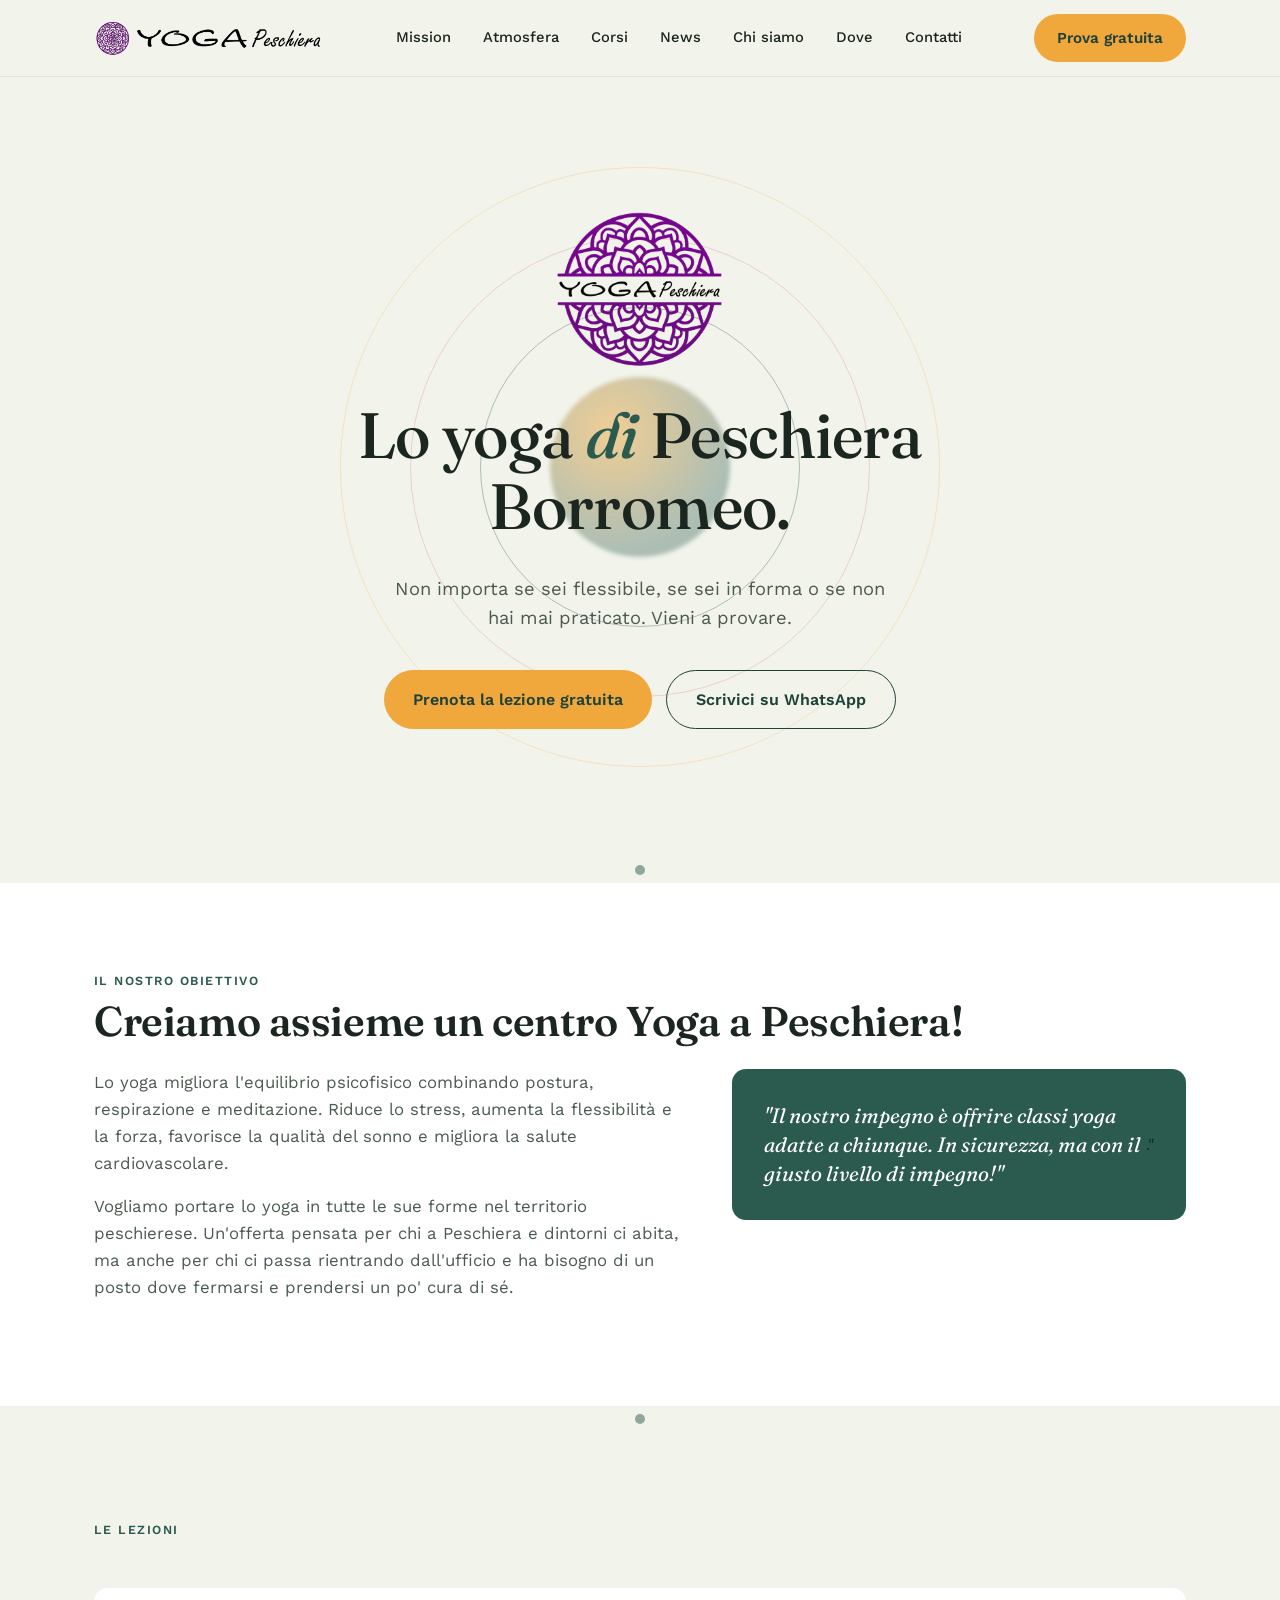
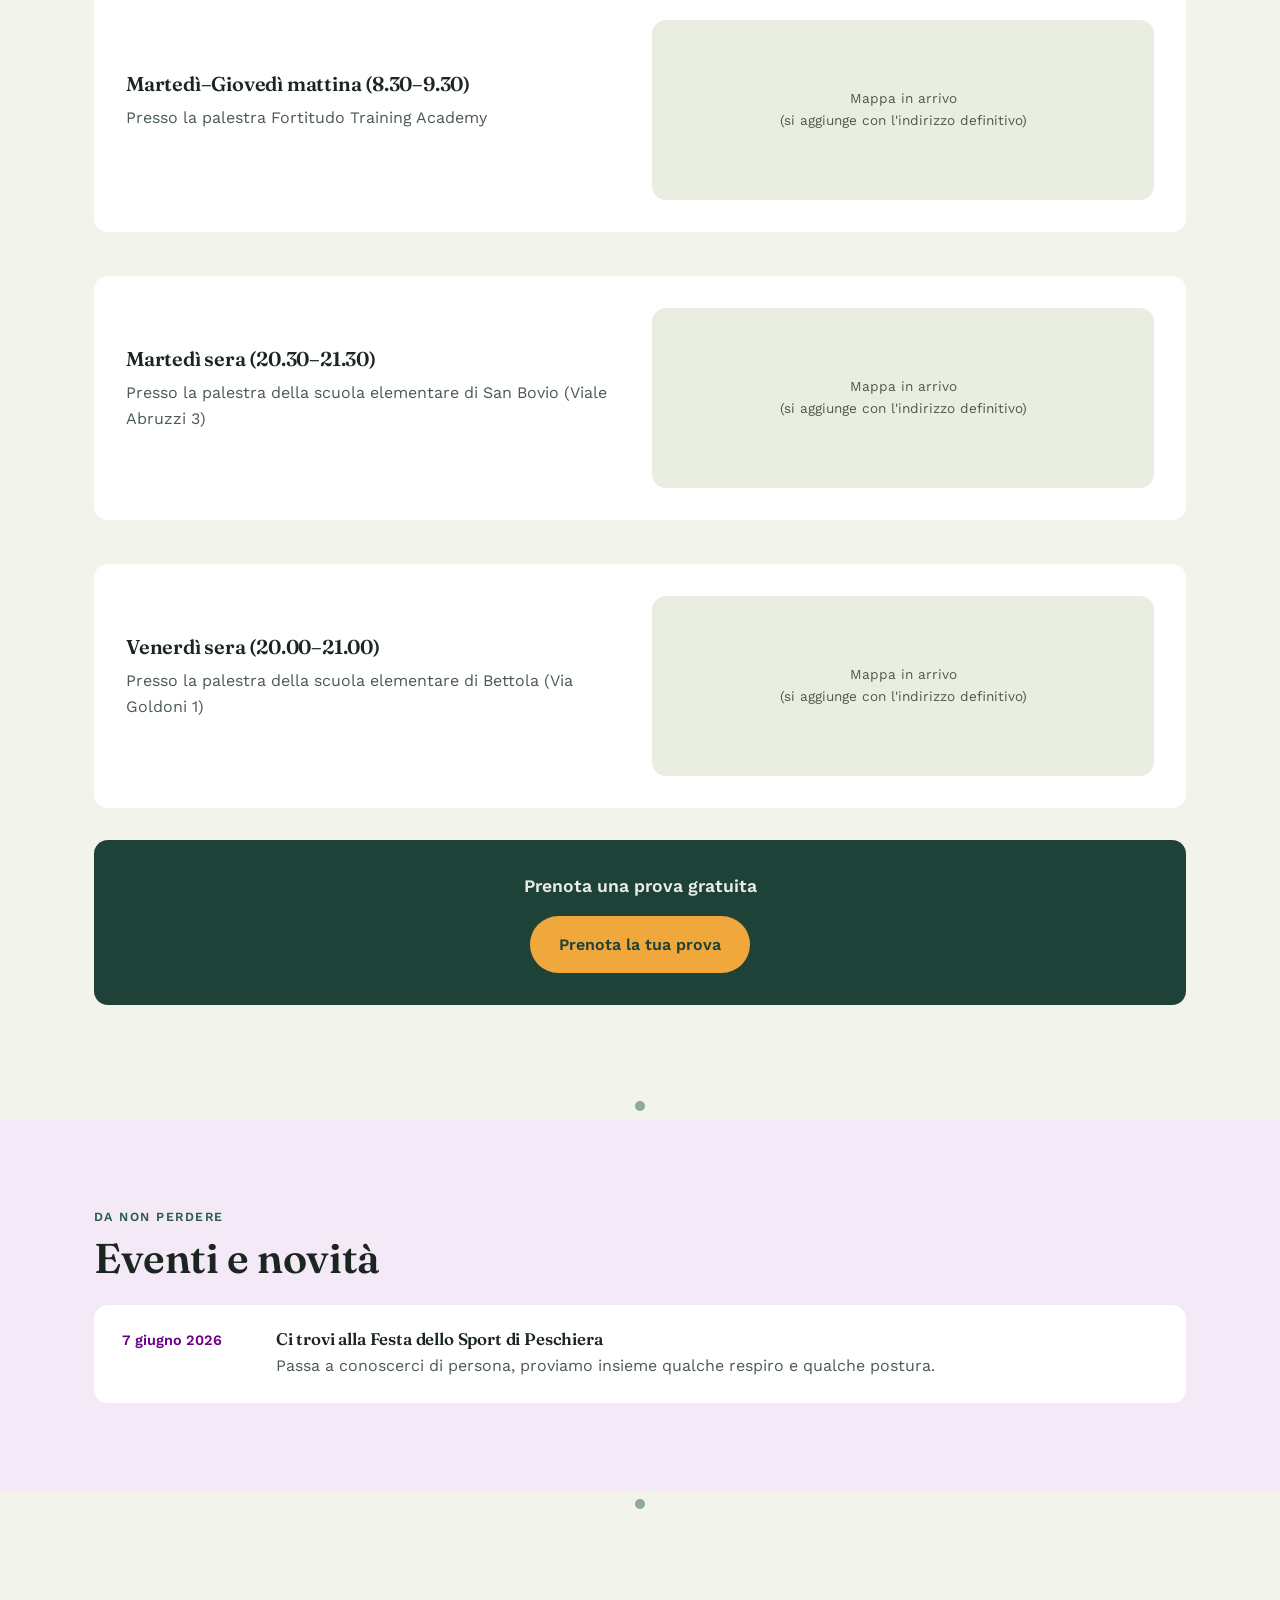
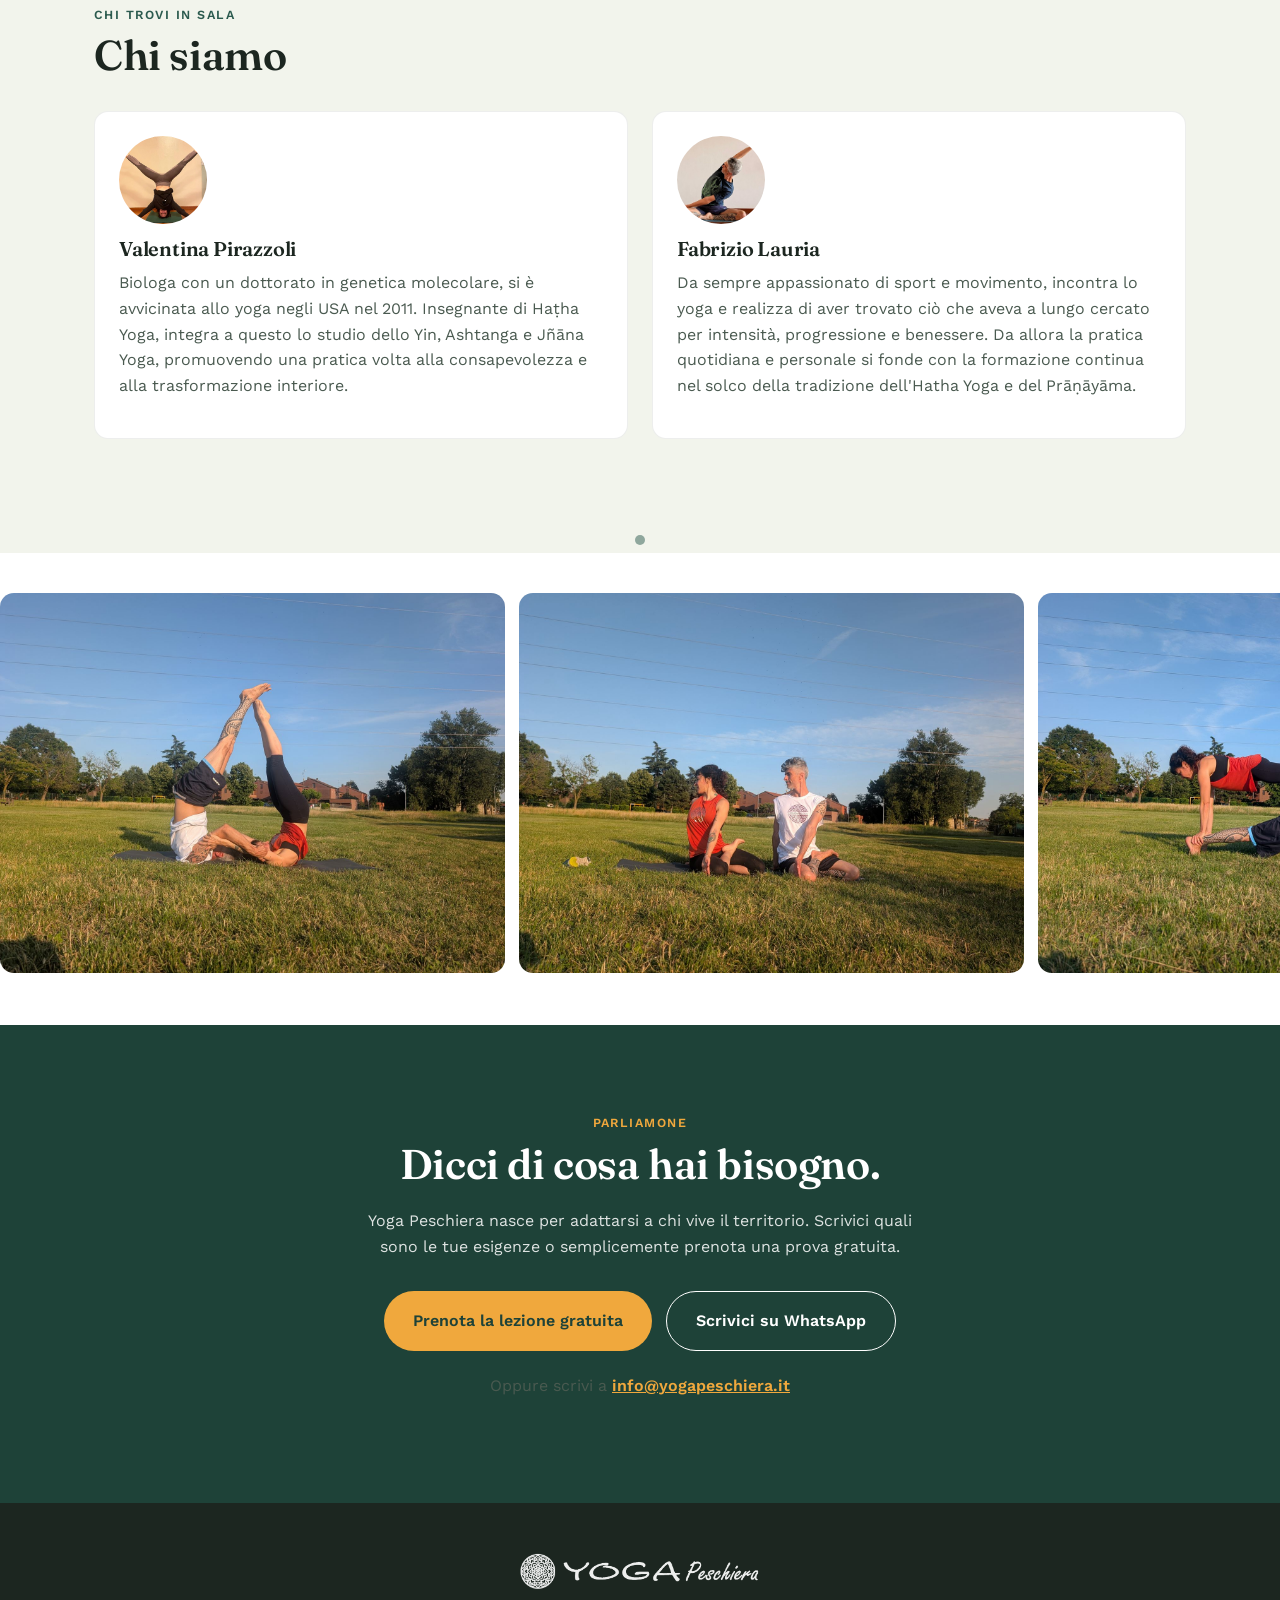
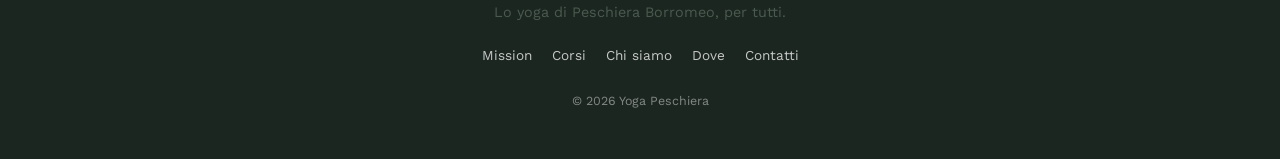
<file: index.html>
<!DOCTYPE html>
<html lang="it">
<head>
<meta charset="UTF-8">
<meta name="viewport" content="width=device-width, initial-scale=1.0">
<title>Yoga Peschiera — Lo yoga di Peschiera Borromeo</title>
<meta name="description" content="Corsi di yoga a Peschiera Borromeo per tutti: chi non ha mai praticato, chi rientra da Milano, chi cerca un centro yoga vero nel proprio quartiere.">
<link rel="preconnect" href="https://fonts.googleapis.com">
<link rel="preconnect" href="https://fonts.gstatic.com" crossorigin>
<link href="https://fonts.googleapis.com/css2?family=Fraunces:ital,opsz,wght@0,9..144,300;0,9..144,500;0,9..144,600;1,9..144,500&family=Work+Sans:wght@400;500;600;700&display=swap" rel="stylesheet">
<link rel="stylesheet" href="css/style.css">
<link rel="icon" type="image/png" href="images/brand/logo-mark.png">
</head>
<body>

<a class="skip-link" href="#main">Vai al contenuto</a>

<!-- ============ HEADER (fisso, non riordinabile) ============ -->
<header class="site-header" id="top">
  <div class="header-inner">
    <a href="#top" class="logo">
      <img src="images/brand/logo-orizzontale.png" alt="Yoga Peschiera">
    </a>

    <nav class="main-nav" id="main-nav">
      <a href="#mission">Mission</a>
      <a href="#atmosfera">Atmosfera</a>
      <a href="#corsi">Corsi</a>
      <a href="#news">News</a>
      <a href="#chi-siamo">Chi siamo</a>
      <a href="#dove">Dove</a>
      <a href="#contatti">Contatti</a>
    </nav>

    <div class="header-cta">
      <a href="#contatti" class="btn btn-primary">Prova gratuita</a>
    </div>

    <button class="nav-toggle" id="navToggle" aria-label="Apri il menu" aria-expanded="false">
      <span></span><span></span><span></span>
    </button>
  </div>
</header>

<!--
  Ogni <div class="module" data-section="..."> qui sotto è un blocco
  autonomo. js/main.js legge js/content.js -> sezioni[] e decide
  ORDINE e VISIBILITÀ di questi blocchi. Non serve spostare il codice
  a mano: si modifica solo l'elenco "sezioni" in content.js.
-->
<main id="main">

  <div class="module" data-section="banner">
    <div class="brand-banner">
      <img src="images/brand/logo-orizzontale.png" alt="Yoga Peschiera">
    </div>
  </div>

  <div class="module" data-section="hero">
    <section class="hero">
      <div class="hero-breath" aria-hidden="true">
        <div class="breath-ring ring-1"></div>
        <div class="breath-ring ring-2"></div>
        <div class="breath-ring ring-3"></div>
        <div class="breath-core"></div>
      </div>
      <div class="hero-content">
        <img class="hero-logo" src="images/brand/logo-mark.png" alt="Yoga Peschiera" width="90" height="90">
        <h1>Lo yoga <em>di</em> Peschiera Borromeo.</h1>
        <p class="hero-lead">
          Non importa se sei flessibile, se sei in forma o se non hai mai
          praticato. Vieni a provare.
        </p>
        <div class="hero-actions">
          <a href="#" class="btn btn-primary btn-lg" id="ctaPrenota">Prenota la lezione gratuita</a>
          <a href="#" class="btn btn-ghost btn-lg" id="ctaWhatsapp">Scrivici su WhatsApp</a>
        </div>
      </div>
    </section>
  </div>

  <div class="module" data-section="mission">
    <div class="divider module-divider" aria-hidden="true"><span class="divider-dot"></span></div>
    <section class="mission" id="mission">
      <div class="section-inner">
        <p class="eyebrow">Il nostro obiettivo</p>
        <h2>Creiamo assieme un centro Yoga a Peschiera!</h2>
        <div class="mission-grid">
          <div class="mission-text">
            <p>
              Lo yoga migliora l'equilibrio psicofisico combinando postura, respirazione e meditazione. Riduce lo stress, aumenta la flessibilità e la forza, favorisce la qualità del sonno e migliora la salute cardiovascolare.
            </p>
            <p>
             Vogliamo portare lo yoga in tutte le sue forme nel territorio peschierese. Un'offerta pensata per chi a Peschiera e dintorni ci abita, ma anche per chi ci passa rientrando dall'ufficio e ha bisogno di un posto dove fermarsi e prendersi un po' cura di sé.
          </div>
          <div class="mission-highlight">
            <p class="mission-quote">
              "Il nostro impegno è offrire classi yoga adatte a chiunque. In sicurezza, ma con il giusto livello di impegno!"
            </p>."
            </p>
          </div>
        </div>
      </div>
    </section>
  </div>

  <div class="module" data-section="corsi">
    <div class="divider module-divider" aria-hidden="true"><span class="divider-dot"></span></div>
    <section class="corsi" id="corsi">
      <div class="section-inner">
        <p class="eyebrow">Le lezioni</p>
        <div class="corsi-orari-list" id="corsiBlocchi"><!-- generato da js/main.js --></div>
        <div class="calendario-box">
          <p>Prenota una prova gratuita</p>
          <a href="#" class="btn btn-primary btn-lg" id="ctaPrenota3">Prenota la tua prova</a>
        </div>
      </div>
    </section>
  </div>

  <div class="module" data-section="news">
    <div class="divider module-divider" aria-hidden="true"><span class="divider-dot"></span></div>
    <section class="news" id="news">
      <div class="section-inner">
        <p class="eyebrow">Da non perdere</p>
        <h2>Eventi e novità</h2>
        <div class="news-list" id="newsList"><!-- generato da js/main.js --></div>
      </div>
    </section>
  </div>

  <div class="module" data-section="team">
    <div class="divider module-divider" aria-hidden="true"><span class="divider-dot"></span></div>
    <section class="team" id="chi-siamo">
      <div class="section-inner">
        <p class="eyebrow">Chi trovi in sala</p>
        <h2>Chi siamo</h2>
        <div class="team-grid" id="teamGrid"><!-- generato da js/main.js --></div>
      </div>
    </section>
  </div>

  <div class="module" data-section="atmosfera">
    <div class="divider module-divider" aria-hidden="true"><span class="divider-dot"></span></div>
    <section class="atmosfera" id="atmosfera">
      <div class="atmosfera-scroll">
        <img src="images/gallery/atmosfera-1.jpg" alt="Lezione di yoga di gruppo a Peschiera Borromeo">
        <img src="images/gallery/atmosfera-2.jpg" alt="Praticanti durante una posizione di yoga">
        <img src="images/gallery/atmosfera-3.jpg" alt="Gruppo di yoga durante la pratica">
        <img src="images/gallery/atmosfera-4.jpg" alt="Momento di pratica yoga di gruppo">
        <img src="images/gallery/atmosfera-5.jpg" alt="Lezione di yoga a Peschiera Borromeo">
      </div>
    </section>
  </div>

  <div class="module" data-section="dove">
    <div class="divider module-divider" aria-hidden="true"><span class="divider-dot"></span></div>
    <section class="dove" id="dove">
      <div class="section-inner">
        <p class="eyebrow">La sede</p>
        <h2>Dove ci trovi</h2>
        <div class="dove-box" id="doveBox"><!-- generato da js/main.js --></div>
      </div>
    </section>
  </div>

  <div class="module" data-section="contatti">
    <section class="contatti" id="contatti">
      <div class="section-inner">
        <p class="eyebrow">Parliamone</p>
        <h2>Dicci di cosa hai bisogno.</h2>
        <p class="contatti-lead">
          Yoga Peschiera nasce per adattarsi a chi vive il territorio. Scrivici quali sono le tue esigenze o semplicemente prenota una prova gratuita.
        </p>
        <div class="contatti-actions">
          <a href="#" class="btn btn-primary btn-lg" id="ctaPrenota2">Prenota la lezione gratuita</a>
          <a href="#" class="btn btn-outline btn-lg" id="ctaWhatsapp2">Scrivici su WhatsApp</a>
        </div>
        <p class="contatti-email">
          Oppure scrivi a <a id="ctaEmail" href="#">info@yogapeschiera.it</a>
        </p>
      </div>
    </section>
  </div>

</main>

<!-- ============ FOOTER (fisso, non riordinabile) ============ -->
<footer class="site-footer">
  <div class="footer-inner">
    <p class="footer-logo"><img src="images/brand/logo-orizzontale.png" alt="Yoga Peschiera"></p>
    <p class="footer-tagline">Lo yoga di Peschiera Borromeo, per tutti.</p>
    <nav class="footer-nav">
      <a href="#mission">Mission</a>
      <a href="#corsi">Corsi</a>
      <a href="#chi-siamo">Chi siamo</a>
      <a href="#dove">Dove</a>
      <a href="#contatti">Contatti</a>
    </nav>
    <p class="footer-copy">© <span id="footerYear"></span> Yoga Peschiera</p>
  </div>
</footer>

<script src="js/main.js"></script>
</body>
</html>
</file>
<file: css/style.css>
/* ============================================================
   YOGA PESCHIERA — STYLE
   ============================================================ */

:root{
  /* --- colori --- */
  --bg:            #F2F4EC;
  --bg-alt:        #EAEEE0;
  --ink:           #1C2620;
  --ink-soft:      #4A5A50;
  --teal:          #2B5A4E;
  --teal-dark:     #1E4238;
  --marigold:      #F0A83D;
  --marigold-dark: #D6912A;
  --violet:        #6E0086;   /* dal logo ufficiale */
  --violet-soft:   #F4EAF7;   /* tinta pallida per sfondi, non per campiture piene */
  --white:         #FFFFFF;

  /* --- tipografia --- */
  --font-display: "Fraunces", serif;
  --font-body: "Work Sans", system-ui, sans-serif;

  /* --- misure --- */
  --max-w: 1140px;
  --radius: 14px;
  --header-h: 76px;
}

*{ box-sizing: border-box; }
html{ scroll-behavior: smooth; scroll-padding-top: var(--header-h); }

body{
  margin:0;
  background: var(--bg);
  color: var(--ink);
  font-family: var(--font-body);
  font-size: 16px;
  line-height: 1.6;
  -webkit-font-smoothing: antialiased;
}

h1,h2,h3{
  font-family: var(--font-display);
  font-weight: 600;
  line-height: 1.12;
  margin: 0 0 .5em;
  letter-spacing: -0.01em;
}
h1{ font-size: clamp(2.4rem, 6vw, 4rem); font-weight: 500; }
h2{ font-size: clamp(1.8rem, 3.6vw, 2.6rem); }
h3{ font-size: 1.25rem; font-weight: 600; }
em{ font-style: italic; color: var(--teal); }

p{ margin: 0 0 1em; color: var(--ink-soft); }

a{ color: inherit; text-decoration: none; }

.skip-link{
  position:absolute; left:-999px; top:auto;
}
.skip-link:focus{
  left: 12px; top: 12px; background: var(--ink); color: var(--white);
  padding: 8px 14px; border-radius: 8px; z-index: 999;
}

img{ max-width:100%; display:block; }

.eyebrow{
  font-family: var(--font-body);
  text-transform: uppercase;
  letter-spacing: .12em;
  font-size: .78rem;
  font-weight: 600;
  color: var(--teal);
  margin: 0 0 .6em;
}

.section-inner{
  max-width: var(--max-w);
  margin: 0 auto;
  padding: 88px 24px;
}

/* ---------- BOTTONI ---------- */
.btn{
  display:inline-flex;
  align-items:center;
  justify-content:center;
  gap:.5em;
  padding: .8em 1.5em;
  border-radius: 999px;
  font-weight: 600;
  font-size: .95rem;
  transition: transform .15s ease, box-shadow .15s ease, background .15s ease, color .15s ease;
  white-space: nowrap;
}
.btn:focus-visible{
  outline: 3px solid var(--teal);
  outline-offset: 2px;
}
.btn-primary{
  background: var(--marigold);
  color: var(--teal-dark);
}
.btn-primary:hover{ background: var(--marigold-dark); transform: translateY(-1px); }
.btn-ghost{
  background: transparent;
  color: var(--teal-dark);
  border: 1.5px solid var(--teal-dark);
}
.btn-ghost:hover{ background: var(--teal-dark); color: var(--white); }
.btn-outline{
  background: transparent;
  color: var(--white);
  border: 1.5px solid var(--white);
}
.btn-outline:hover{ background: var(--white); color: var(--teal-dark); }
.btn-lg{ padding: 1em 1.8em; font-size: 1rem; }

/* ---------- HEADER ---------- */
.site-header{
  position: sticky;
  top: 0;
  z-index: 100;
  background: rgba(242,244,236,0.9);
  backdrop-filter: blur(8px);
  border-bottom: 1px solid rgba(28,38,32,0.08);
}
.header-inner{
  max-width: var(--max-w);
  margin: 0 auto;
  height: var(--header-h);
  padding: 0 24px;
  display:flex;
  align-items:center;
  justify-content: space-between;
  gap: 24px;
}
.logo{
  display:flex;
  align-items:center;
  white-space: nowrap;
  flex-shrink: 0;
}
.logo img{
  height: auto;
  width: clamp(100px, 20vw, 230px);
  display:block;
}

.main-nav{
  display:flex;
  gap: 28px;
  flex: 1;
  justify-content: center;
}
.main-nav a{
  font-size: .92rem;
  font-weight: 500;
  color: var(--ink);
  position: relative;
  padding: 6px 2px;
}
.main-nav a:hover{ color: var(--teal-dark); }

.nav-toggle{
  display:none;
  background:none;
  border:none;
  cursor:pointer;
  width: 40px; height: 40px;
  flex-direction: column;
  align-items:center;
  justify-content:center;
  gap: 5px;
}
.nav-toggle span{
  width: 22px; height: 2px; background: var(--ink);
  border-radius: 2px;
  transition: transform .2s ease, opacity .2s ease;
}

/* ---------- BANNER LOGO ---------- */
.brand-banner{
  display:flex;
  justify-content:center;
  padding: 36px 24px 8px;
}
.brand-banner img{
  height: 144px;
  width: auto;
}
@media (max-width: 600px){
  .brand-banner img{ height: 96px; }
  .brand-banner{ padding: 24px 20px 4px; }
}

/* ---------- HERO ---------- */
.hero{
  position: relative;
  min-height: min(88vh, 780px);
  display:flex;
  align-items:center;
  justify-content:center;
  padding: 64px 24px;
  overflow: hidden;
  text-align:center;
}
.hero-content{ position: relative; z-index: 2; max-width: 720px; }
.hero-logo{
  width: 170px;
  height: 170px;
  object-fit: contain;
  margin: 0 auto 24px;
  display: block;
}
.hero-lead{
  font-size: 1.15rem;
  max-width: 46ch;
  margin: 0 auto 2em;
}
.hero-actions{
  display:flex;
  gap: 14px;
  justify-content:center;
  flex-wrap: wrap;
}

/* cerchio del respiro — elemento firma */
.hero-breath{
  position:absolute;
  inset:0;
  display:flex;
  align-items:center;
  justify-content:center;
  z-index: 1;
  pointer-events:none;
}
.breath-ring{
  position:absolute;
  border-radius:50%;
  border: 1.5px solid rgba(43,90,78,0.35);
  animation: breathe 5.4s ease-in-out infinite;
}
.ring-1{ width: 320px; height:320px; animation-delay: 0s; }
.ring-2{ width: 460px; height:460px; border-color: rgba(214,68,107,0.22); animation-delay: .3s; }
.ring-3{ width: 600px; height:600px; border-color: rgba(240,168,61,0.25); animation-delay: .6s; }
.breath-core{
  width: 180px; height: 180px;
  border-radius: 50%;
  background: radial-gradient(circle at 35% 30%, rgba(240,168,61,0.5), rgba(43,90,78,0.35) 70%);
  filter: blur(2px);
  animation: breathe-core 5.4s ease-in-out infinite;
}

@keyframes breathe{
  0%, 100% { transform: scale(0.85); opacity: .35; }
  50%      { transform: scale(1.05); opacity: .8; }
}
@keyframes breathe-core{
  0%, 100% { transform: scale(0.8); }
  50%      { transform: scale(1.08); }
}
@media (prefers-reduced-motion: reduce){
  .breath-ring, .breath-core{ animation: none; }
}

/* ---------- DIVIDER (motivo respiro ripetuto) ---------- */
.divider{
  display:flex;
  justify-content:center;
  padding: 8px 0;
}
.divider-dot{
  width: 10px; height:10px;
  border-radius:50%;
  background: var(--teal);
  opacity:.5;
  animation: breathe-core 5.4s ease-in-out infinite;
}
@media (prefers-reduced-motion: reduce){ .divider-dot{ animation:none; } }

/* ---------- MISSION ---------- */
.mission{ background: var(--white); }
.mission-grid{
  display:grid;
  grid-template-columns: 1.3fr 1fr;
  gap: 48px;
  align-items:start;
  margin-top: 24px;
}
.mission-text p{ font-size: 1.05rem; }
.mission-highlight{
  background: var(--teal);
  border-radius: var(--radius);
  padding: 32px;
  display:flex;
  align-items:center;
}
.mission-quote{
  font-family: var(--font-display);
  font-style: italic;
  color: var(--white);
  font-size: 1.3rem;
  line-height: 1.4;
  margin:0;
}

/* ---------- ATMOSFERA (galleria foto a scorrimento orizzontale) ---------- */
.atmosfera{ background: var(--white); padding: 40px 0; }
.atmosfera-scroll{
  display: flex;
  gap: 14px;
  overflow-x: auto;
  scroll-snap-type: x mandatory;
  -webkit-overflow-scrolling: touch;
  padding: 0 24px 12px;
  scrollbar-width: thin;
  scrollbar-color: var(--teal) transparent;
}
.atmosfera-scroll::-webkit-scrollbar{ height: 6px; }
.atmosfera-scroll::-webkit-scrollbar-thumb{ background: rgba(43,90,78,0.35); border-radius: 999px; }
.atmosfera-scroll::-webkit-scrollbar-track{ background: transparent; }
.atmosfera-scroll img{
  flex: 0 0 auto;
  scroll-snap-align: start;
  height: 380px;
  width: auto;
  object-fit: cover;
  border-radius: var(--radius);
}

/* ---------- CORSI (blocchi orario + calendario) ---------- */
.corsi-orari-list{
  display: flex;
  flex-direction: column;
  gap: 20px;
  margin: 24px 0 32px;
}

.calendario-box{
  background: var(--teal-dark);
  color: var(--white);
  border-radius: var(--radius);
  padding: 32px;
  text-align: center;
  display: flex;
  flex-direction: column;
  align-items: center;
  gap: 16px;
}
.calendario-box p{
  color: rgba(255,255,255,0.9);
  font-size: 1.1rem;
  font-weight: 600;
  margin: 0;
}

/* ---------- NEWS ---------- */
.news{ background: var(--violet-soft); }
.news-list{ display:flex; flex-direction: column; gap: 16px; margin-top: 24px; }
.news-item{
  background: var(--white);
  border-radius: var(--radius);
  padding: 24px 28px;
  display:flex;
  gap: 24px;
  align-items:baseline;
  flex-wrap: wrap;
}
.news-item .news-date{
  font-weight:600;
  color: var(--violet);
  min-width: 130px;
  font-size: .9rem;
}
.news-item h3{ margin: 0 0 .25em; font-size:1.05rem; }
.news-item p{ margin:0; }

/* ---------- TEAM ---------- */
.team-grid{
  display:grid;
  grid-template-columns: repeat(auto-fit, minmax(220px, 1fr));
  gap: 24px;
  margin-top: 32px;
}
.team-card{
  background: var(--white);
  border-radius: var(--radius);
  padding: 24px;
  border: 1px solid rgba(28,38,32,0.08);
}
.team-avatar{
  width: 88px; height:88px;
  border-radius: 50%;
  object-fit: cover;
  background: linear-gradient(135deg, var(--marigold), var(--violet));
  margin-bottom: 14px;
  display:block;
}
.team-card .ruolo{
  font-size: .8rem;
  color: var(--teal);
  font-weight:600;
  text-transform: uppercase;
  letter-spacing: .05em;
}

/* ---------- DOVE ---------- */
.dove-box{
  background: var(--white);
  border-radius: var(--radius);
  padding: 32px;
  margin-top: 24px;
  display:grid;
  grid-template-columns: 1fr 1fr;
  gap: 24px;
  align-items:center;
}
.dove-box .map-placeholder{
  background: var(--bg-alt);
  border-radius: var(--radius);
  min-height: 180px;
  display:flex;
  align-items:center;
  justify-content:center;
  color: var(--ink-soft);
  font-size: .85rem;
  text-align:center;
  padding: 16px;
}

/* ---------- CONTATTI ---------- */
.contatti{
  background: var(--teal-dark);
  color: var(--white);
  text-align:center;
}
.contatti .eyebrow{ color: var(--marigold); }
.contatti h2{ color: var(--white); }
.contatti-lead{
  color: rgba(255,255,255,0.85);
  max-width: 56ch;
  margin: 0 auto 2em;
}
.contatti-actions{
  display:flex; gap:14px; justify-content:center; flex-wrap:wrap;
  margin-bottom: 1.4em;
}
.contatti-email a{
  color: var(--marigold);
  font-weight:600;
  text-decoration: underline;
}

/* ---------- FOOTER ---------- */
.site-footer{ background: var(--ink); color: rgba(255,255,255,0.7); }
.footer-inner{
  max-width: var(--max-w);
  margin:0 auto;
  padding: 48px 24px;
  text-align:center;
}
.footer-logo{
  display:flex;
  justify-content:center;
  margin-bottom: .6em;
}
.footer-logo img{
  height: 40px;
  width:auto;
  filter: brightness(0) invert(1); /* logo in bianco sul footer scuro */
  opacity: .92;
}
.footer-tagline{ font-size: .9rem; margin-bottom: 1.5em; }
.footer-nav{ display:flex; gap:20px; justify-content:center; flex-wrap:wrap; margin-bottom: 1.5em; }
.footer-nav a{ font-size: .85rem; color: rgba(255,255,255,0.75); }
.footer-nav a:hover{ color: var(--white); }
.footer-copy{ font-size: .78rem; margin:0; color: rgba(255,255,255,0.45); }

/* ============================================================
   RESPONSIVE
   ============================================================ */
@media (max-width: 900px){
  .mission-grid{ grid-template-columns: 1fr; }
  .dove-box{ grid-template-columns: 1fr; }
}

@media (max-width: 760px){
  .main-nav{ display:none; }
  .header-inner{ gap: 12px; padding: 0 16px; }
  .header-cta .btn{ padding: .55em .95em; font-size: .8rem; }
  .nav-toggle{ display:flex; width: 36px; height: 36px; }

  .site-header.nav-open .main-nav{
    display:flex;
    position:absolute;
    top: var(--header-h);
    left:0; right:0;
    background: var(--bg);
    flex-direction: column;
    padding: 16px 24px 24px;
    gap: 14px;
    border-bottom: 1px solid rgba(28,38,32,0.08);
  }

  .atmosfera-scroll{ padding: 0 20px 10px; gap: 10px; }
  .atmosfera-scroll img{ height: 240px; }

  .hero{ min-height: 92vh; padding: 48px 20px; }
  .hero-logo{ width: 110px; height: 110px; margin-bottom: 16px; }
  .breath-ring, .breath-core{ transform: scale(0.7); }
  .ring-3{ width: 420px; height:420px; }
  .ring-2{ width: 340px; height:340px; }
  .ring-1{ width: 240px; height:240px; }

  .section-inner{ padding: 56px 20px; }
  .news-item{ flex-direction: column; gap: 6px; }
  .news-item .news-date{ min-width: unset; }
}
</file>
